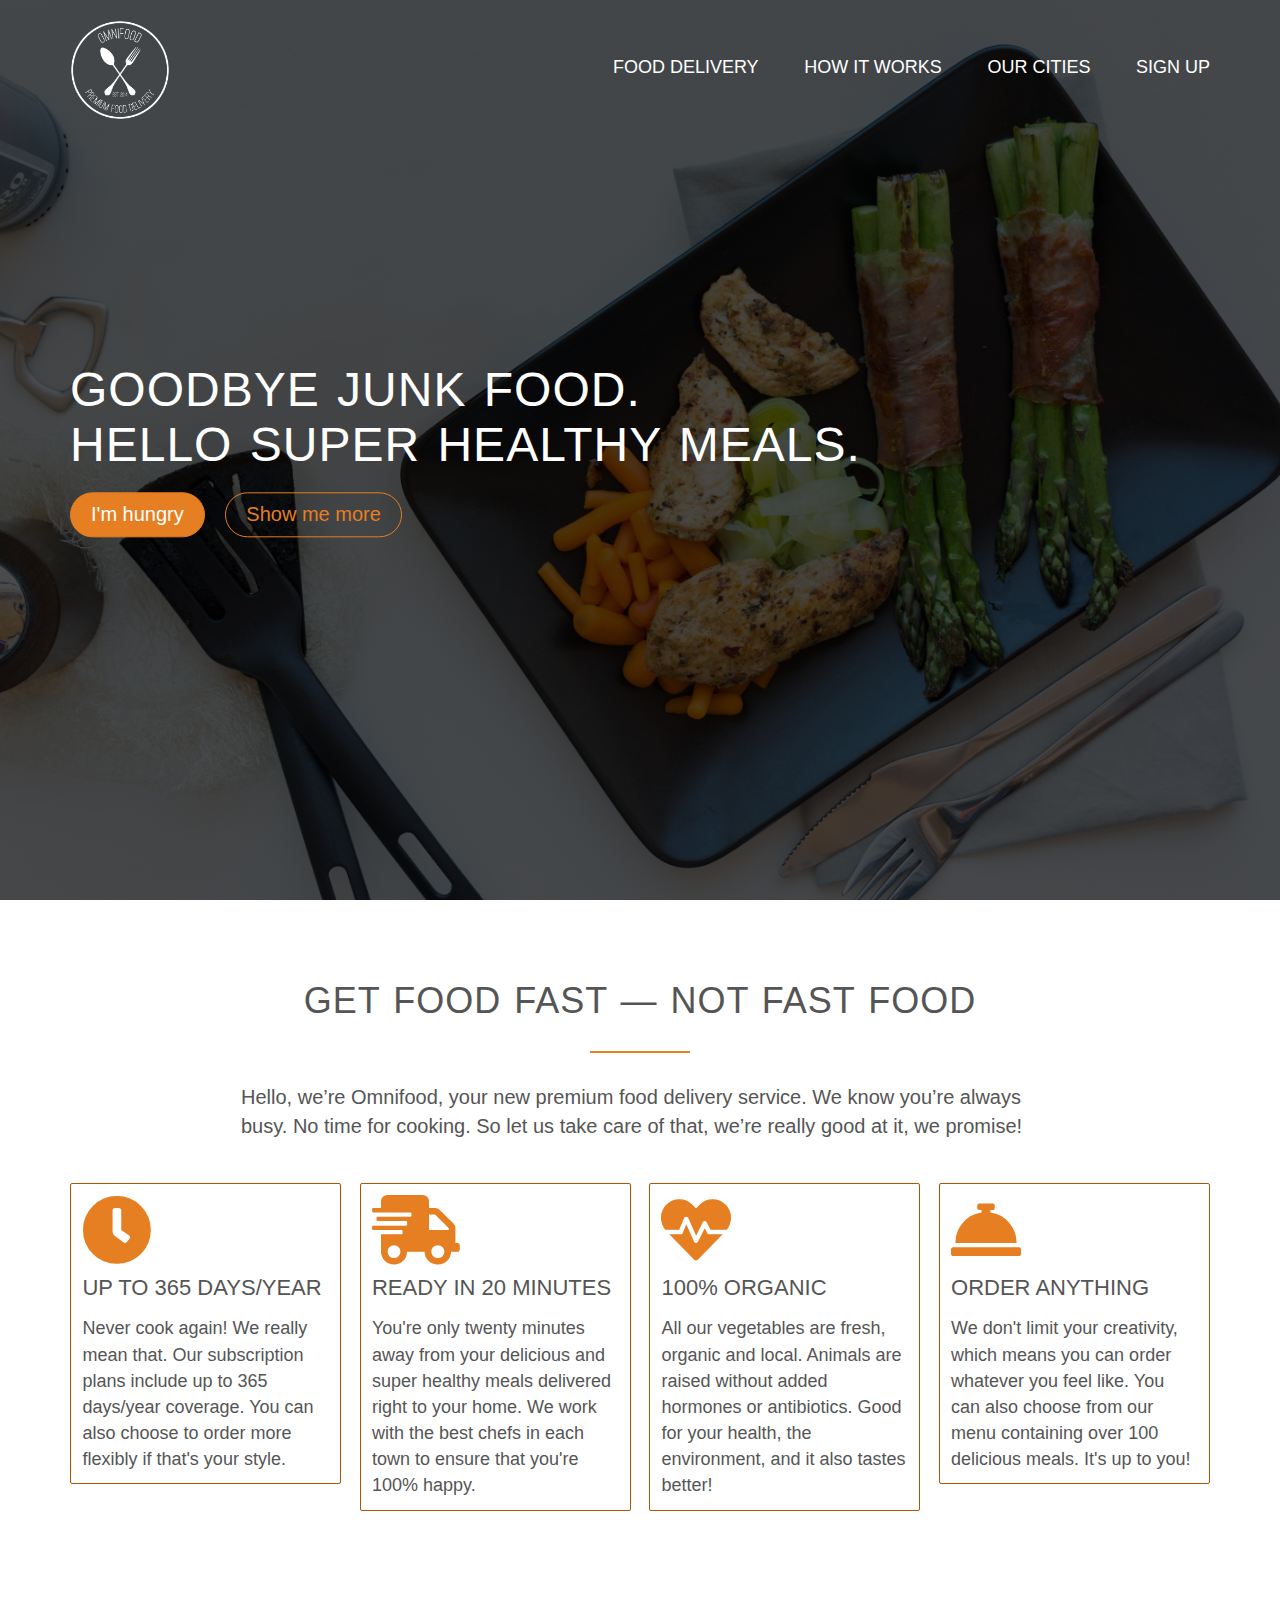
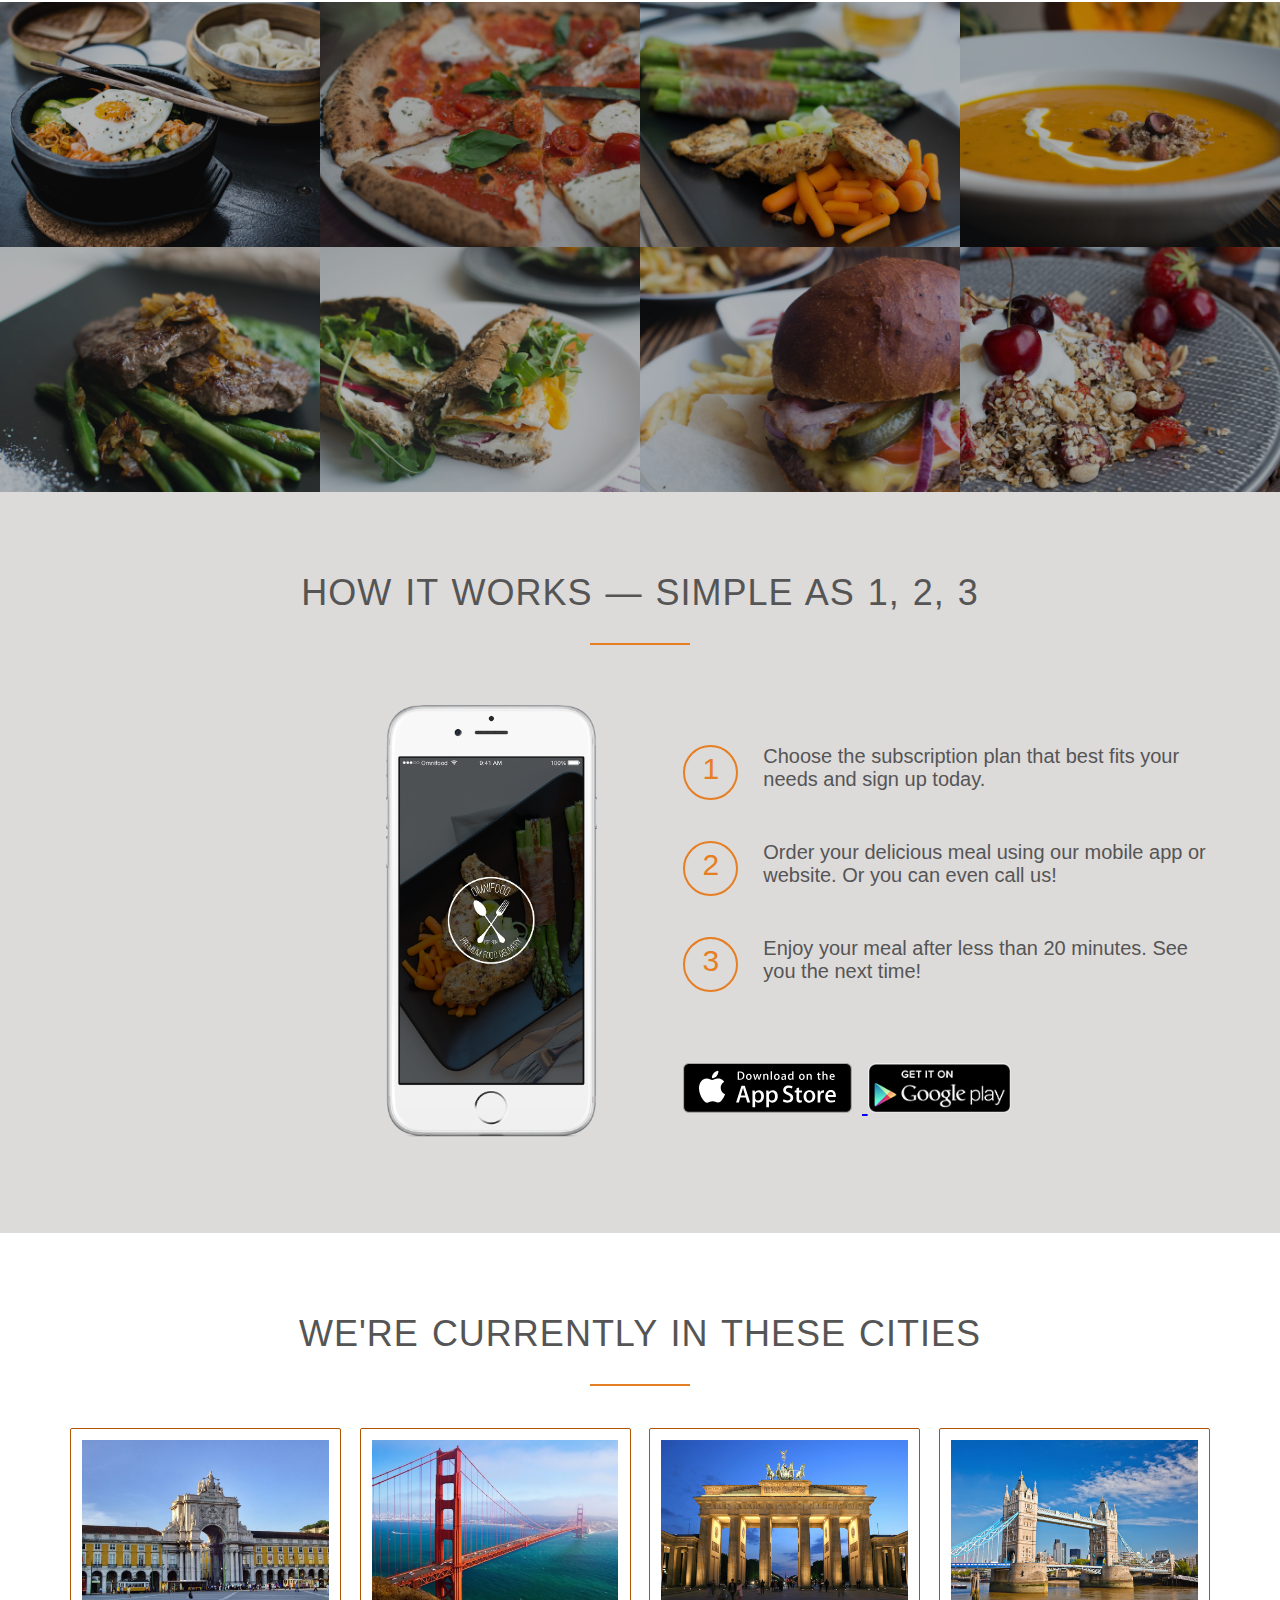
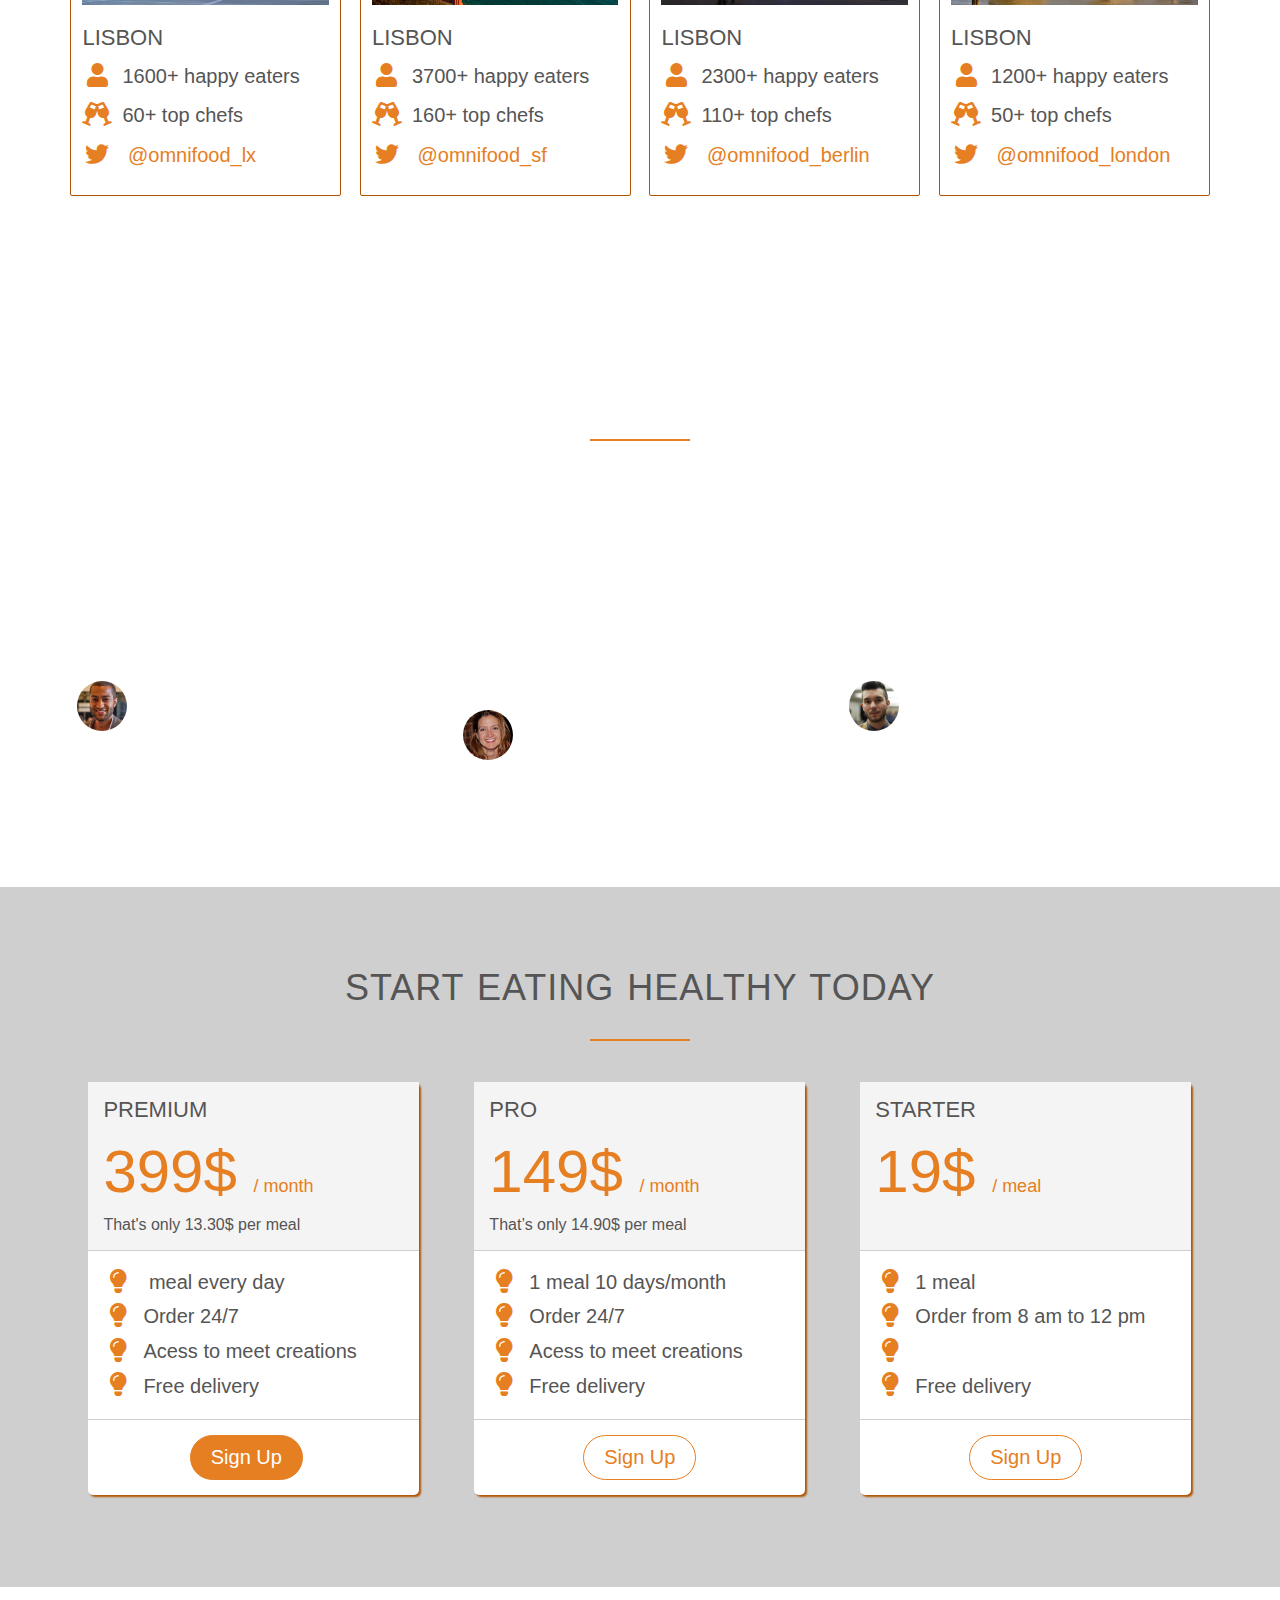
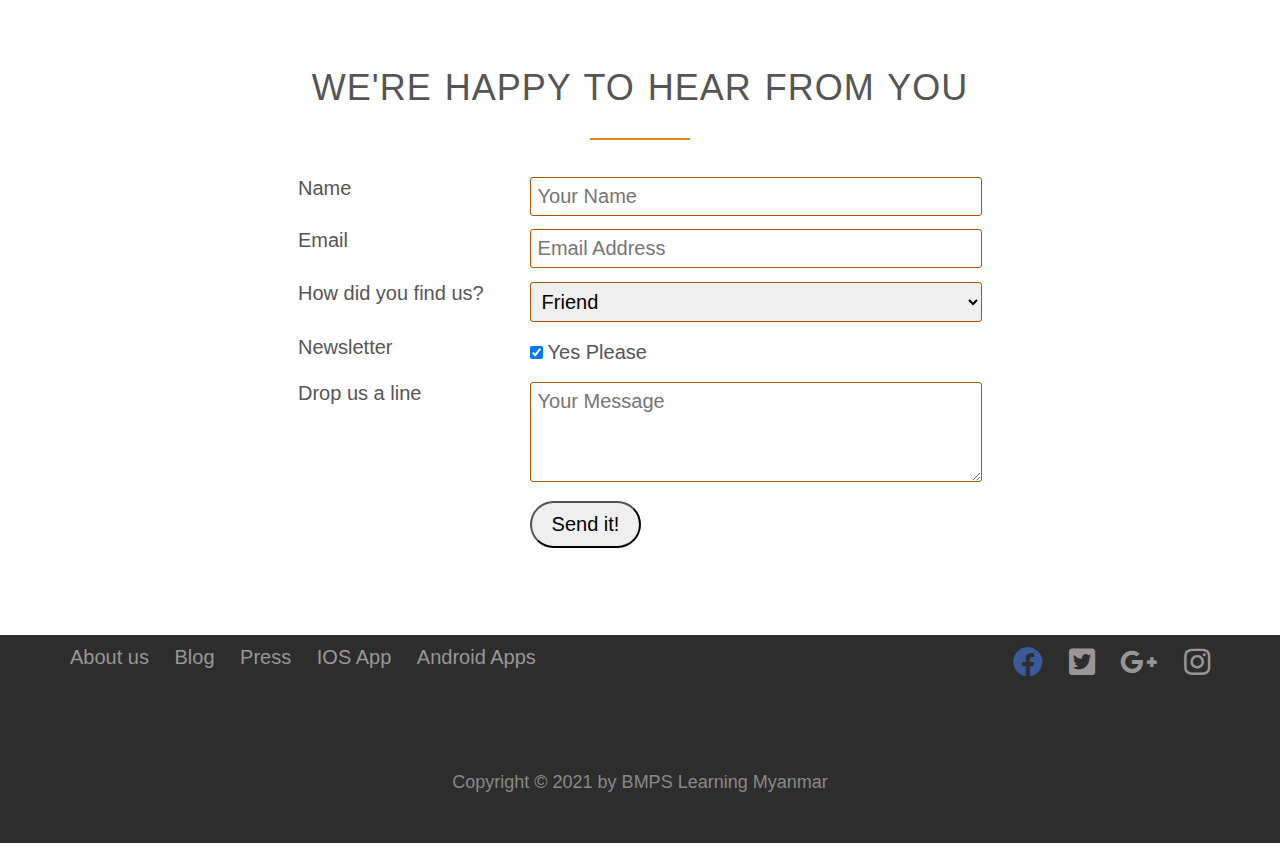
<file: OminiFood_Project_before_auto_prefix/index.html>
<!DOCTYPE html>
<html lang="en">
<head>
    <meta charset="UTF-8">
    <meta http-equiv="X-UA-Compatible" content="IE=edge">
    <meta name="viewport" content="width=device-width, initial-scale=1.0">

    <link rel="stylesheet" href="vendors/css/normalize.css"> 
    <link rel="stylesheet" href="vendors/css/gridbmps.css">
    <link rel="stylesheet" href="vendors/fonts/css/all.css"><!--for fontawesome--> 
    <link rel="stylesheet" href="resources/css/style.css">
    <link rel="stylesheet" href="resources/css/query.css"> <!--responsive file ကို style.css ရဲ့အောက်မာ ချိတ်ရမည် -->
    <title>Omini Food Project</title>
</head>
<body>
<!-- header section  -->
<header>
    <nav>
        <div class="row">
            <img src="resources/img/logo-white.png" class="logo" alt="OmniFood Logo">
            <ul class="main-nav">
                <li><a href="#">food delivery</a></li>
                <li><a href="#">how it works</a></li>
                <li><a href="#">our cities</a></li>
                <li><a href="#">sign up</a></li>
            </ul>
        </div>
    </nav>
    
    
    <div class="hero-text-box">
        <h1>Goodbye junk food.<br/> Hello super healthy meals.</h1>
        <a href="#" class="btn btn-full">I'm hungry</a>
        <a href="#" class="btn btn-ghost">Show me more</a>
    </div>
    
</header>
<!-- / header section  -->
<!-- features section  -->
<section class="section-features clear-fix"> <!--  clear-fix=> float သုံးခြင်းကြောင့် ဖြစ်လာတဲ့ overflow parts တေကို remove လုပ်ရန် -->
    <div class="row">
        <h2>Get food fast &mdash; not fast food</h2>
        <p class="long-para">Hello, we’re Omnifood, your new premium food delivery service. We know you’re always busy. No time for cooking. So let us take care of that, we’re really good at it, we promise!</p>
    </div>
    <div class="row">
        <div class="col span-1-of-4 box">
            <i class="fas fa-clock big-icon"></i>
            <h3>Up to 365 days/year</h3>
            <p>Never cook again! We really mean that. Our subscription plans include up to 365 days/year coverage. You can also choose to order more flexibly if that's your style.</p>
        </div>
        <div class="col span-1-of-4 box">
            <i class="fas fa-shipping-fast big-icon"></i>
            <h3>Ready in 20 minutes</h3>
            <p>You're only twenty minutes away from your delicious and super healthy meals delivered right to your home. We work with the best chefs in each town to ensure that you're 100% happy.</p>
        </div>
        <div class="col span-1-of-4 box">
            <i class="fas fa-heartbeat big-icon"></i>
            <h3>100% organic</h3>
            <p>All our vegetables are fresh, organic and local. Animals are raised without added hormones or antibiotics. Good for your health, the environment, and it also tastes better!</p>
        </div>
        <div class="col span-1-of-4 box">
            <i class="fas fa-concierge-bell big-icon"></i>
            <h3>Order anything</h3>
            <p>We don't limit your creativity, which means you can order whatever you feel like. You can also choose from our menu containing over 100 delicious meals. It's up to you!</p>
        </div>
    </div>
</section>
<!-- /features section  -->
<section class="section-meals">
    <ul class="meal-showcase clear-fix">
        <li>
            <figure class="meal-photo">
                <img src="resources/img/1.jpg" alt="Korean bibimbap with egg and vegetables">
            </figure>
        </li>
        <li>
            <figure class="meal-photo">
                <img src="resources/img/2.jpg" alt="Simple italian pizza with cherry tomatoes">
            </figure>
        </li>
        <li>
            <figure class="meal-photo">
                <img src="resources/img/3.jpg" alt="Chicken breast steak with vegetables">
            </figure>
        </li>
        <li>
            <figure class="meal-photo">
                <img src="resources/img/4.jpg" alt="Autumn pumpkin soup">
            </figure>
        </li>
    </ul>
    <ul class="meal-showcase clear-fix">
        <li>
            <figure class="meal-photo">
                <img src="resources/img/5.jpg" alt="Paleo beef steak with vegetables">
            </figure>
        </li>
        <li>
            <figure class="meal-photo">
                <img src="resources/img/6.jpg" alt="Healthy baguette with egg and vegetables">
            </figure>
        </li>
        <li>
            <figure class="meal-photo">
                <img src="resources/img/7.jpg" alt="Burger with cheddar and bacon">
            </figure>
        </li>
        <li>
            <figure class="meal-photo">
                <img src="resources/img/8.jpg" alt="Granola with cherries and strawberries">
            </figure>
        </li>
    </ul>
</section>
<!-- how it works section  -->
<section class="section-steps"> <!--  clear-fix: only me-->
    <div class="row">
        <h2>How it works &mdash; Simple as 1, 2, 3</h2>
    </div>
    <div class="row clear-fix">
        <div class="col span-1-of-2 steps-box">
            <img src="resources/img/app-iPhone.png" alt="Omnifood App in iPhone" class="app-screen">
        </div>
        <div class="col span-1-of-2 steps-box">
            <div class="works-step">
                <div>1</div>
                <p>Choose the subscription plan that best fits your needs and sign up today.</p>
            </div>
            <div class="works-step">
                <div>2</div>
                <p>Order your delicious meal using our mobile app or website. Or you can even call us!</p>
            </div>
            <div class="works-step">
                <div>3</div>
                <p>Enjoy your meal after less than 20 minutes. See you the next time!</p>
            </div>
            <a href="#" class="btn-app">
                <img src="resources/img/download-app.svg" alt="App Store Button">
            </a>
            <a href="#" class="btn-app">
                <img src="resources/img/download-app-android.png" alt="Play Store Button">
            </a>
        </div>
    </div>
</section>
<!-- city section -->
<section class="section-cities">
    <div class="row">
        <h2>We're currently in these cities</h2>
    </div>
    <div class="row clear-fix">
        <div class="col span-1-of-4 box">
            <img src="resources/img/lisbon-3.jpg" alt="Lisbon">
            <h3>Lisbon</h3>
            <div class="city-feature"><i class="fas fa-user icon-small"></i>1600+ happy eaters</div>
            <div class="city-feature"><i class="fas fa-glass-cheers icon-small"></i>60+ top chefs</div>
            <div class="city-feature">
                <i class="fab fa-twitter icon-small"></i>
                <a href="#" class="city-twitter">@omnifood_lx</a>
            </div>
        </div>
        <div class="col span-1-of-4 box">
            <img src="resources/img/san-francisco.jpg" alt="San Francisco">
            <h3>Lisbon</h3>
            <div class="city-feature"><i class="fas fa-user icon-small"></i>3700+ happy eaters</div>
            <div class="city-feature"><i class="fas fa-glass-cheers icon-small"></i>160+ top chefs</div>
            <div class="city-feature">
                <i class="fab fa-twitter icon-small"></i>
                <a href="#" class="city-twitter">@omnifood_sf</a>
            </div>
        </div>
        <div class="col span-1-of-4 box">
            <img src="resources/img/berlin.jpg" alt="Berlin">
            <h3>Lisbon</h3>
            <div class="city-feature"><i class="fas fa-user icon-small"></i>2300+ happy eaters</div>
            <div class="city-feature"><i class="fas fa-glass-cheers icon-small"></i>110+ top chefs</div>
            <div class="city-feature">
                <i class="fab fa-twitter icon-small"></i>
                <a href="#" class="city-twitter">@omnifood_berlin</a>
            </div>
        </div>
        <div class="col span-1-of-4 box">
            <img src="resources/img/london.jpg" alt="London">
            <h3>Lisbon</h3>
            <div class="city-feature"><i class="fas fa-user icon-small"></i>1200+ happy eaters</div>
            <div class="city-feature"><i class="fas fa-glass-cheers icon-small"></i>50+ top chefs</div>
            <div class="city-feature">
                <i class="fab fa-twitter icon-small"></i>
                <a href="#" class="city-twitter">@omnifood_london</a>
            </div>
        </div>
    </div>
</section>

<!-- testimonials section  -->
<section class="section-testimonials">
    <div class="row">
        <h2>Our customers can't live without us</h2>
    </div>
    <div class="row clear-fix">
        <div class="col span-1-of-3">
            <blockquote>
                Omnifood is just awesome! I just launched a startup which leaves me with no time for cooking, so Omnifood is a life-saver. Now that I got used to it, I couldn't live without my daily meals!
                <cite><img src="resources/img/customer-1.jpg" alt=""/>Alberto Duncan</cite>
            </blockquote>
        </div>
        <div class="col span-1-of-3">
            <blockquote>
                Inexpensive, healthy and great-tasting meals, delivered right to my home. We have lots of food delivery here in Lisbon, but no one comes even close to Omifood. Me and my family are so in love!
                <cite><img src="resources/img/customer-2.jpg" alt=""/>Joana Silva</cite>
            </blockquote>
        </div>
        <div class="col span-1-of-3">
            <blockquote>
                I was looking for a quick and easy food delivery service in San Franciso. I tried a lot of them and ended up with Omnifood. Best food delivery service in the Bay Area. Keep up the great work!
                <cite><img src="resources/img/customer-3.jpg" alt=""/>Milton Chapman</cite>
            </blockquote>
        </div>
    </div>
</section>
<!-- sign up section  -->
<section class="section-plan">
    <div class="row">
        <h2>Start eating healthy today</h2>
    </div>
    <div class="row clear-fix"> 
        <div class="col span-1-of-3">
            <div class="plan-box">
                <div>
                    <h3>Premium</h3>
                    <p class="plan-price">399$ <span>/ month</span></p>
                    <p class="plan-price-meal">That's only 13.30$ per meal</p>
                </div>
                <div>
                    <ul>
                        <li><i class="fas fa-lightbulb icon-small"></i> meal every day</li>
                        <li><i class="fas fa-lightbulb icon-small"></i>Order 24/7</li>
                        <li><i class="fas fa-lightbulb icon-small"></i>Acess to meet creations</li>
                        <li><i class="fas fa-lightbulb icon-small"></i>Free delivery</li>
                    </ul>
                </div>
                <div>
                    <a href="#" class="btn btn-full">Sign Up</a>
                </div>
            </div>
        </div>
        <div class="col span-1-of-3">
            <div class="plan-box">
                <div>
                    <h3>Pro</h3>
                    <p class="plan-price">149$ <span>/ month</span></p>
                    <p class="plan-price-meal">That’s only 14.90$ per meal</p>
                </div>
                <div>
                    <ul>
                        <li><i class="fas fa-lightbulb icon-small"></i>1 meal 10 days/month</li>
                        <li><i class="fas fa-lightbulb icon-small"></i>Order 24/7</li>
                        <li><i class="fas fa-lightbulb icon-small"></i>Acess to meet creations</li>
                        <li><i class="fas fa-lightbulb icon-small"></i>Free delivery</li>
                    </ul>
                </div>
                <div>
                    <a href="#" class="btn btn-ghost">Sign Up</a>
                </div>
            </div>
        </div>
        <div class="col span-1-of-3">
            <div class="plan-box">
                <div>
                    <h3>Starter</h3>
                    <p class="plan-price">19$ <span>/ meal</span></p>
                    <p class="plan-price-meal">&nbsp;</p>
                </div>
                <div>
                    <ul>
                        <li><i class="fas fa-lightbulb icon-small"></i>1 meal</li>
                        <li><i class="fas fa-lightbulb icon-small"></i>Order from 8 am to 12 pm</li>
                        <li><i class="fas fa-lightbulb icon-small"></i></li>
                        <li><i class="fas fa-lightbulb icon-small"></i>Free delivery</li>
                    </ul>
                </div>
                <div>
                    <a href="#" class="btn btn-ghost">Sign Up</a>
                </div>
            </div>
        </div>
    </div>
</section>
<!-- Contact form section  -->

<section class="section-contact">
    <div class="row">
        <h2>We're happy to hear from you</h2>
    </div>
    <div class="row clear-fix">
        <form action="#" method="post" class="content-form">
            <div class="row">
                <div class="col span-1-of-3">
                    <label for="name">Name</label>
                </div>
                <div class="col span-2-of-3">
                    <input type="text" name="name" id="name" placeholder="Your Name" required />
                </div>
            </div>
            <div class="row">
                <div class="col span-1-of-3">
                    <label for="email">Email</label>
                </div>
                <div class="col span-2-of-3">
                    <input type="email" name="email" id="email" placeholder="Email Address" required />
                </div>
            </div>
            <div class="row">
                <div class="col span-1-of-3">
                    <label for="">How did you find us?</label>
                </div>
                <div class="col span-2-of-3">
                    <select name="find-us" id="find-us">
                        <option value="friend">Friend</option>
                        <option value="search">Search Engine</option>
                        <option value="ad">Advertisement</option>
                        <option value="other">Other</option>
                    </select>
                </div>
            </div>
            <div class="row">
                <div class="col span-1-of-3">
                    <label for="">Newsletter</label>
                </div>
                <div class="col span-2-of-3">
                    <input type="checkbox" name="news" id="news" checked />Yes Please
                </div>
            </div>
            <div class="row">
                <div class="col span-1-of-3">
                    <label for="">Drop us a line</label>
                </div>
                <div class="col span-2-of-3">
                    <textarea name="" id="" cols="30" rows="10" placeholder="Your Message"></textarea>
                </div>
            </div>
            <div class="row">
                <div class="col span-1-of-3">
                    <label for="">&nbsp;</label>
                </div>
                <div class="col span-2-of-3">
                    <input type="submit" value="Send it!" />
                </div>
            </div>
        </form>
    </div>
</section>
<!-- footer section  -->
<footer>
    <div class="row clear-fix">
        <div class="col span-1-of-2">
            <ul class="footer-nav">
                <li>
                    <a href="#">About us</a>
                </li>
                <li>
                    <a href="#">Blog</a>
                </li>
                <li>
                    <a href="#">Press</a>
                </li>
                <li>
                    <a href="#">IOS App</a>
                </li>
                <li>
                    <a href="#">Android Apps</a>
                </li>
            </ul>
        </div>
        <div class="col span-1-of-2">
            <ul class="social-links">
                <li>
                    <a href="#"><i class="fab fa-facebook"></i></a>
                </li>
                <li>
                    <a href="#"><i class="fab fa-twitter-square"></i></a>
                </li>
                <li>
                    <a href="#"><i class="fab fa-google-plus-g"></i></a>
                </li>
                <li>
                    <a href="#"><i class="fab fa-instagram"></i></a>
                </li>
            </ul>
        </div>
    </div>
    <div class="row clear-fix">
        <p>
            Copyright &copy; 2021 by BMPS Learning Myanmar
        </p>
    </div>
</footer>


</body>
</html>
</file>
<file: OminiFood_Project_before_auto_prefix/vendors/css/gridbmps.css>
/*  SECTIONS  ============================================================================= */
.section {
 clear: both;
 padding: 0px;
 margin: 0px;
}
/*  GROUPING  ============================================================================= */
.row {
    zoom: 1; /* For IE 6/7 (trigger hasLayout) */
}
.row:before,
.row:after {
    content:"";
    display:table;
}
.row:after {
    clear:both;
}
/*  GRID COLUMN SETUP   ==================================================================== */
.col {
 display: block;
 float:left;
 margin: 1% 0 1% 1.6%;
}
.col:first-child { margin-left: 0; } /* all browsers except IE6 and lower */
/*  REMOVE MARGINS AS ALL GO FULL WIDTH AT 480 PIXELS */
@media only screen and (max-width: 480px) {
 .col { 
 /*margin: 1% 0 1% 0%;*/
        margin: 0;
 }
}
/*  GRID OF TWO   ============================================================================= */
.span-2-of-2 {
 width: 100%;
}
.span-1-of-2 {
 width: 49.2%;
}
/*  GO FULL WIDTH AT LESS THAN 480 PIXELS */
@media only screen and (max-width: 480px) {
 .span-2-of-2 {
 width: 100%; 
 }
 .span-1-of-2 {
 width: 100%; 
 }
}
/*  GRID OF THREE   ============================================================================= */
.span-3-of-3 {
 width: 100%; 
}
.span-2-of-3 {
 width: 66.13%; 
}
.span-1-of-3 {
 width: 32.26%; 
}
/*  GO FULL WIDTH AT LESS THAN 480 PIXELS */
@media only screen and (max-width: 480px) {
 .span-3-of-3 {
 width: 100%; 
 }
 .span-2-of-3 {
 width: 100%; 
 }
 .span-1-of-3 {
 width: 100%;
 }
}
/*  GRID OF FOUR   ============================================================================= */
.span-4-of-4 {
 width: 100%; 
}
.span-3-of-4 {
 width: 74.6%; 
}
.span-2-of-4 {
 width: 49.2%; 
}
.span-1-of-4 {
 width: 23.8%; 
}
/*  GO FULL WIDTH AT LESS THAN 480 PIXELS */
@media only screen and (max-width: 480px) {
 .span-4-of-4 {
 width: 100%; 
 }
 .span-3-of-4 {
 width: 100%; 
 }
 .span-2-of-4 {
 width: 100%; 
 }
 .span-1-of-4 {
 width: 100%; 
 }
}
/*  GRID OF FIVE   ============================================================================= */
.span-5-of-5 {
 width: 100%;
}
.span-4-of-5 {
   width: 79.68%; 
}
.span-3-of-5 {
   width: 59.36%; 
}
.span-2-of-5 {
   width: 39.04%;
}
.span-1-of-5 {
   width: 18.72%;
}
/*  GO FULL WIDTH AT LESS THAN 480 PIXELS */
@media only screen and (max-width: 480px) {
 .span-5-of-5 {
 width: 100%; 
 }
 .span-4-of-5 {
 width: 100%; 
 }
 .span-3-of-5 {
 width: 100%; 
 }
 .span-2-of-5 {
 width: 100%; 
 }
 .span-1-of-5 {
 width: 100%; 
 }
}
/*  GRID OF SIX   ============================================================================= */
.span-6-of-6 {
 width: 100%;
}
.span-5-of-6 {
   width: 83.06%;
}
.span-4-of-6 {
   width: 66.13%;
}
.span-3-of-6 {
   width: 49.2%;
}
.span-2-of-6 {
   width: 32.26%;
}
.span-1-of-6 {
   width: 15.33%;
}
/*  GO FULL WIDTH AT LESS THAN 480 PIXELS */
@media only screen and (max-width: 480px) {
 .span-6-of-6 {
 width: 100%; 
 }
 .span-5-of-6 {
 width: 100%; 
 }
 .span-4-of-6 {
 width: 100%; 
 }
 .span-3-of-6 {
 width: 100%; 
 }
 .span-2-of-6 {
 width: 100%; 
 }
 .span-1-of-6 {
 width: 100%; 
 }
}
/*  GRID OF SEVEN   ============================================================================= */
.span-7-of-7 {
 width: 100%;
}
.span-6-of-7 {
 width: 85.48%;
}
.span-5-of-7 {
   width: 70.97%;
}
.span-4-of-7 {
   width: 56.45%;
}
.span-3-of-7 {
   width: 41.94%;
}
.span-2-of-7 {
   width: 27.42%;
}
.span-1-of-7 {
   width: 12.91%;
}
/*  GO FULL WIDTH AT LESS THAN 480 PIXELS */
@media only screen and (max-width: 480px) {
 .span-7-of-7 {
 width: 100%; 
 }
 .span-6-of-7 {
 width: 100%; 
 }
 .span-5-of-7 {
 width: 100%; 
 }
 .span-4-of-7 {
 width: 100%; 
 }
 .span-3-of-7 {
 width: 100%; 
 }
 .span-2-of-7 {
 width: 100%; 
 }
 .span-1-of-7 {
 width: 100%; 
 }
}
/*  GRID OF EIGHT   ============================================================================= */
.span-8-of-8 {
 width: 100%;
}
.span-7-of-8 {
 width: 87.3%; 
}
.span-6-of-8 {
 width: 74.6%; 
}
.span-5-of-8 {
 width: 61.9%; 
}
.span-4-of-8 {
 width: 49.2%; 
}
.span-3-of-8 {
 width: 36.5%;
}
.span-2-of-8 {
 width: 23.8%; 
}
.span-1-of-8 {
 width: 11.1%; 
}
/*  GO FULL WIDTH AT LESS THAN 480 PIXELS */
@media only screen and (max-width: 480px) {
 .span-8-of-8 {
 width: 100%; 
 }
 .span-7-of-8 {
 width: 100%; 
 }
 .span-6-of-8 {
 width: 100%; 
 }
 .span-5-of-8 {
 width: 100%; 
 }
 .span-4-of-8 {
 width: 100%; 
 }
 .span-3-of-8 {
 width: 100%; 
 }
 .span-2-of-8 {
 width: 100%; 
 }
 .span-1-of-8 {
 width: 100%; 
 }
}
/*  GRID OF NINE   ============================================================================= */
.span-9-of-9 {
 width: 100%;
}
.span-8-of-9 {
 width: 88.71%;
}
.span-7-of-9 {
 width: 77.42%; 
}
.span-6-of-9 {
 width: 66.13%; 
}
.span-5-of-9 {
 width: 54.84%; 
}
.span-4-of-9 {
 width: 43.55%; 
}
.span-3-of-9 {
 width: 32.26%;
}
.span-2-of-9 {
 width: 20.97%; 
}
.span-1-of-9 {
 width: 9.68%; 
}
/*  GO FULL WIDTH AT LESS THAN 480 PIXELS */
@media only screen and (max-width: 480px) {
 .span-9-of-9 {
 width: 100%; 
 }
 .span-8-of-9 {
 width: 100%; 
 }
 .span-7-of-9 {
 width: 100%; 
 }
 .span-6-of-9 {
 width: 100%; 
 }
 .span-5-of-9 {
 width: 100%; 
 }
 .span-4-of-9 {
 width: 100%; 
 }
 .span-3-of-9 {
 width: 100%; 
 }
 .span-2-of-9 {
 width: 100%; 
 }
 .span-1-of-9 {
 width: 100%; 
 }
}
/*  GRID OF TEN   ============================================================================= */
.span-10-of-10 {
 width: 100%;
}
.span-9-of-10 {
 width: 89.84%;
}
.span-8-of-10 {
 width: 79.68%;
}
.span-7-of-10 {
 width: 69.52%; 
}
.span-6-of-10 {
 width: 59.36%; 
}
.span-5-of-10 {
 width: 49.2%; 
}
.span-4-of-10 {
 width: 39.04%; 
}
.span-3-of-10 {
 width: 28.88%;
}
.span-2-of-10 {
 width: 18.72%; 
}
.span-1-of-10 {
 width: 8.56%; 
}
/*  GO FULL WIDTH AT LESS THAN 480 PIXELS */
@media only screen and (max-width: 480px) {
 .span-10-of-10 {
 width: 100%; 
 }
 .span-9-of-10 {
 width: 100%; 
 }
 .span-8-of-10 {
 width: 100%; 
 }
 .span-7-of-10 {
 width: 100%; 
 }
 .span-6-of-10 {
 width: 100%; 
 }
 .span-5-of-10 {
 width: 100%; 
 }
 .span-4-of-10 {
 width: 100%; 
 }
 .span-3-of-10 {
 width: 100%; 
 }
 .span-2-of-10 {
 width: 100%; 
 }
 .span-1-of-10 {
 width: 100%; 
 }
}
/*  GRID OF ELEVEN   ============================================================================= */
.span-11-of-11 {
 width: 100%;
}
.span-10-of-11 {
 width: 90.76%;
}
.span-9-of-11 {
 width: 81.52%;
}
.span-8-of-11 {
 width: 72.29%;
}
.span-7-of-11 {
 width: 63.05%; 
}
.span-6-of-11 {
 width: 53.81%; 
}
.span-5-of-11 {
 width: 44.58%; 
}
.span-4-of-11 {
 width: 35.34%; 
}
.span-3-of-11 {
 width: 26.1%;
}
.span-2-of-11 {
 width: 16.87%; 
}
.span-1-of-11 {
 width: 7.63%; 
}
/*  GO FULL WIDTH AT LESS THAN 480 PIXELS */
@media only screen and (max-width: 480px) {
 .span-11-of-11 {
 width: 100%; 
 }
 .span-10-of-11 {
 width: 100%; 
 }
 .span-9-of-11 {
 width: 100%; 
 }
 .span-8-of-11 {
 width: 100%; 
 }
 .span-7-of-11 {
 width: 100%; 
 }
 .span-6-of-11 {
 width: 100%; 
 }
 .span-5-of-11 {
 width: 100%; 
 }
 .span-4-of-11 {
 width: 100%; 
 }
 .span-3-of-11 {
 width: 100%; 
 }
 .span-2-of-11 {
 width: 100%; 
 }
 .span-1-of-11 {
 width: 100%; 
 }
}
/*  GRID OF TWELVE   ============================================================================= */
.span-12-of-12 {
 width: 100%;
}
.span-11-of-12 {
 width: 91.53%;
}
.span-10-of-12 {
 width: 83.06%;
}
.span-9-of-12 {
 width: 74.6%;
}
.span-8-of-12 {
 width: 66.13%;
}
.span-7-of-12 {
 width: 57.66%; 
}
.span-6-of-12 {
 width: 49.2%; 
}
.span-5-of-12 {
 width: 40.73%; 
}
.span-4-of-12 {
 width: 32.26%; 
}
.span-3-of-12 {
 width: 23.8%;
}
.span-2-of-12 {
 width: 15.33%; 
}
.span-1-of-12 {
 width: 6.86%; 
}
/*  GO FULL WIDTH AT LESS THAN 480 PIXELS */
@media only screen and (max-width: 480px) {
 .span-12-of-12 {
 width: 100%; 
 }
 .span-11-of-12 {
 width: 100%; 
 }
 .span-10-of-12 {
 width: 100%; 
 }
 .span-9-of-12 {
 width: 100%; 
 }
 .span-8-of-12 {
 width: 100%; 
 }
 .span-7-of-12 {
 width: 100%; 
 }
 .span-6-of-12 {
 width: 100%; 
 }
 .span-5-of-12 {
 width: 100%; 
 }
 .span-4-of-12 {
 width: 100%; 
 }
 .span-3-of-12 {
 width: 100%; 
 }
 .span-2-of-12 {
 width: 100%; 
 }
 .span-1-of-12 {
 width: 100%; 
 }
}
</file>
<file: OminiFood_Project_before_auto_prefix/resources/css/style.css>
/* basic setup */
* {
    box-sizing: border-box;
    margin: 0;
    padding: 0;
}

html {
    background-color: #fff;
    color: #555;
    font-family: sans-serif;
    font-weight: 300;
    font-size: 20px;
    text-rendering: optimizeLegibility;
    overflow-x: hidden; 
}

 /* clear-fix -> why?->float သုံးခြင်းကြောင့် ဖြစ်လာတဲ့ overflow parts တေကို remove လုပ်ရန်  */
  /* float သုံးထားတဲ့ elmements တိုင်းကို clear-fix class ထည့်ပေးရမည်  */
.clear-fix {
    zoom: 1;
}

.clear-fix:after {
    content: ".";
    clear: both;
    display: block;
    height: 0;
    visibility: hidden;
}

/* reusable components */


    /* #af5404 ,  #e67e22 */


.row {
    max-width: 1140px;
    margin: 0 auto;
}

section {
    padding: 80px 0;
}

.long-para {
    line-height: 145%;
    width: 70%;
    margin-left: 15%;
}

.box {
    padding: 1%;
    border: 1px solid #af5404;
    border-radius: 2px;
}

.box p {
    font-size: 90%;
    line-height: 145%;
}

.big-icon {
    font-size: 350%;
    display: block;
    color: #e67e22;
    margin-bottom: 10px;
}

/* heading  */
h1,
h2,
h3 {
    font-weight: 300; 
    text-transform: uppercase;
    /* letter-spacing: 1px; not use common...*/
}

h1 {
    margin-top: 0; /*to remove browser auto margin on h1 element */
    margin-bottom: 20px;
    color:#fff;
    font-size: 240%; /*caculate on 20px*/
    word-spacing: 3px;
    letter-spacing: 1px;
}

h2 {
    text-align: center; /*for content*/
    margin-bottom: 30px;
    word-spacing: 2px;
    font-size: 180%;
    letter-spacing: 1px;
}

h2::after {
    content: " ";
    display: block;
    width: 100px;
    height: 2px;
    margin: 0 auto; /*for element*/
    background-color: #e67e22;
    margin-top: 30px;
}

h3 {
    font-size: 110%;
    margin-bottom: 15px;
}

/* button group */
.btn:link,
.btn:visited,
input[type=submit] {
    display: inline-block;
    padding: 10px 20px;
    font-weight: 300;
    text-decoration: none;
    border-radius: 200px;
    transition: all .2s linear;
    
}

.btn:hover,
.btn:active {
    background-color: #af5404;
}

.btn-full:link,
.btn-full:visited {
    background-color: #e67e22;
    border: 1px solid #e67e22;
    color: #fff;
    margin-right: 15px;
}

.btn-full:hover,
.btn-full:active {
    border: 1px solid #af5404;
    background-color: #af5404;
}

.btn-ghost:link,
.btn-ghost:visited {
    border: 1px solid #e67e22;
    color: #e67e22;
}

.btn-ghost:hover,
.btn-ghost:active {
    border: 1px solid #af5404;
    color: #fff;
}

/* header section starts */
header {
    background-image: linear-gradient(rgba(0,0,0,.7),rgba(0,0,0,.7)), url(img/hero.jpg);
    background-size: cover;
    background-position: center;
    height: 100vh;
    background-attachment: fixed;
}

.hero-text-box  {
    width: 1140px;
    position: absolute;
    top: 50%;
    left: 50%;
    transform: translate(-50%,-50%); /*translate(x,y)*/
}

.logo {
    height: 100px;
    width: auto;
    float: left; /* left ကနေစပြီး position ယူမယ် */
    margin-top: 20px;
}

.main-nav {
    float: right; /* right ကနေစပြီး position ယူမယ် */
    list-style: none;
    margin-top: 55px;
}

.main-nav li {
    display: inline-block;
    margin-left: 40px;
}

.main-nav li a:link,
.main-nav li a:visited {
    color: #fff;
    text-decoration: none;
    text-transform: uppercase;
    font-size: 90%;
    border-bottom: 2px solid transparent;
    transition: all .2s;
    padding: 1px 0px;
}

.main-nav li a:hover,
.main-nav li a:active {
    border-bottom: 2px solid #af5404;
}
/* header section ends */
/* features section starts  */
.section-features .long-para {
    margin-bottom: 30px;
}
/* features section ends  */
/* meal section starts  */

.section-meals {
    padding: 0;
}

.meal-showcase {
    width: 100%;
    list-style: none;
}

.meal-showcase li {
    display: block;
    float: left;
    width: 25%;
}

.meal-photo {
    margin: 0; /* why? normalize.css*/
    width: 100%;
    overflow: hidden;
    background-color: #000;
}

.meal-photo  img {
    opacity: 70%;
    width: 100%;
    height: auto;
    transform: scale(1.15);
    transition: transform .5s, opacity .5s, scale .5s;
}

.meal-photo img:hover {
    transform: scale(1.11);
    opacity: 1;
}
 /* meal section ends  */
/* how it works section starts  */
.section-steps {
    background-color: #dddada;
}


.steps-box:first-child {
    margin-top: 30px;
    text-align: right;
    padding-right: 3%;
}

.steps-box:last-child {
    margin-top: 70px;
    padding-left: 3%;
}

.app-screen {
    width: 40%;
}

.works-step {
    margin-bottom: 50px;
}

.works-step div {
    display: inline-block;
    color: #e67e22;
    border: 2px solid #e67e22;
    width: 55px;
    height: 55px;
    border-radius: 50%;
    text-align: center;
    padding: 5px;
    font-size: 150%;
    float: left; /* not error */
    margin-right: 25px;
}

.btn-app img {
    height: 50px;
    width: auto;
    margin-right: 10px;
}

.works-step:last-of-type {
    /* third element*/
    margin-bottom: 80px;
}
/* how it works section ends  */
/* cities section starts  */
.box img {
    width: 100%;
    height: auto;
    margin-bottom: 15px;
}

.city-feature {
    margin-bottom: 15px;
}

.icon-small {
    color: #e67e22;
    display: inline-block;
    text-align: center;
    font-size: 120%;
    width: 30px;
    line-height: 120%; /* line-height သုံးမယ်ဆိုရင် value ကို မူလ element size value ( font-size: 120% )ကို ပြန်သုံးရမယ်  */
    vertical-align: middle;
    margin-top: -5px;

    margin-right: 10px;
}

.city-twitter:link,
.city-twitter:visited {
    text-decoration: none;
    color: #e67e22;
    padding-bottom: 2px;
    border-bottom: 1px solid transparent;
    transition: border-bottom .2s, color .2s;
}

.city-twitter:hover,
.city-twitter:active {
    color: #000;
    border-bottom: 1px solid #e67e22 ;
}
/* cities section ends  */
/* testimonials section starts  */
.section-testimonials {
    background-image: linear-gradient(rgba(0,0,0,.7),rgba(0,0,0,.7)), url(img/back-customers.jpg);
    background-size: cover;
    color: #fff;
    background-attachment: fixed;
}

blockquote {
    font-style: italic;
    padding: 2%;
    line-height: 145%;
}

blockquote:before {
    content: open-quote;/* open-quote သုံးမယ်ဆိုရင် close-quote ပါတွဲသုံးပေးရမည် */
    font-size: 400%;
}

blockquote:after {
    content: close-quote;
    color: transparent;
    height: 0;
}

cite {
    font-size: 90%;
    margin-top: 25px;
    display: block;
}

cite img {
    height: 50px;
    border-radius: 50%;
    margin-right: 10px;
    vertical-align: middle;
}

/* sign up section starts  */
.section-plan {
    background: #cfcfcf;
}

.plan-box {
    background-color: #fff;
    border-radius: 5px;
    width: 90%;
    margin-left: 5%;
    box-shadow: 2px 2px 2px #af5404; /* box-shadow: x y blur color; */
}

.plan-box div {
    padding: 15px;
    border-bottom: 1px solid #cfcfcf;
}

.plan-price {
    font-size: 300%;
    margin-bottom: 10px;
    font-weight: 100;
    color: #e67e22;
}

.plan-price span {
    font-size: 30%; /* calulate on its parent element size (plan-price:font-size: 300%)*/
    font-weight: 300;
}

.plan-price-meal {
    font-size: 80%;
}

.plan-box ul {
    list-style: none;
}

.plan-box ul li {
    padding: 5px 0;
}

.plan-box div:first-child {
    background-color: #f5f4f4;
}

.plan-box div:last-child {
    text-align: center;
    border: 0;
}
 /* sign up section ends  */
/* form section starts  */

.content-form {
    width: 60%;
    margin: 0 auto; /* not content ,it's element. use marign:0 auto */
}

input[type=text],
input[type=email],
select,
textarea {
    width: 100%;
    padding: 7px;
    border-radius: 3px;
    border: 1px solid #af5404;
}

textarea {
    height: 100px;
}

input[type=checkbox] {
    margin: 10px 5px 10px 0;
}

*:focus {
    outline: none;
}

/* form section ends */
/* footer section starts  */

footer {
    background-color: rgba(0, 0, 0, 0.822);
}

.footer-nav {
    list-style: none;
    float: left;
}

.social-links {
    list-style: none;
    float: right;
}

.footer-nav li,
.social-links li {
    display: inline-block;
    margin-right: 20px;
}

.footer-nav li:last-child,
.social-links li:last-child {
    margin-right: 0;
}

.footer-nav li a:link ,
.footer-nav li a:visited,
.social-links li a:link ,
.social-links li a:visited {
    text-decoration: none;
    border-bottom: 0;
    color: #999696;
}

.footer-nav li a:hover ,
.footer-nav li a:active,
.social-links li a:hover ,
.social-links li a:active {
    color: #fff;
}

.social-links li a {
    font-size: 150%;
}

.social-links li a .fa-facebook {
    color: #3b5998;
}

footer p {
    text-align: center;
    color: #888;
    font-size: 90%;
    margin-top: 30px;
    padding: 50px;
}

/* footer section ends  */
</file>
<file: OminiFood_Project_before_auto_prefix/resources/css/query.css>
/* from 1024 to 1200px  */
@media only screen and (max-width: 1200px) {
    .row {
        padding: 0 2%;
    }

    .hero-text-box {
        width: 100%;
        padding: 0 2%;
    }

    .long-para {
        width: 80%;
        margin-left: 10%;
    }

}

/* small tablet and big tablet from 768 to 1023px  */
@media only screen and (max-width: 1023px) {
    html {
        font-size: 18px;
    }
    section {
        padding: 60px 0;
    }
    .steps-box:first-child {
        margin-top: 10px;
    }
    .steps-box:last-child {
        margin-top: 10px;
    }
    .works-step {
        margin-bottom: 40px;
    }
    .works-step:last-of-type {
        margin-bottom: 60px;
    }
    .app-screen {
        width: 50%;
    }
    .icon-small {
        width: 20px;
        margin-right: 3px;
    }
    .city-feature {
        font-size: 90%;
    }

    .plan-box {
        width: 100%;
        margin-left: 0;
    }

    .plan-price {
        font-size: 250%;
    }

    .content-form {
        width: 80%;
    }
}

/* small phone and small tablet from 481 to 767x  */
@media only screen and (max-width: 767px) {
    body {
        font-size: 16px;
    }

    section {
        padding: 30px 0;
    }

    .row,
    .hero-text-box {
        padding: 0 4%;
    }

    .col {
        width: 100%;
        margin: 0 0 4% 0; /* why? grid css*/
    }

    .main-nav {
        display: none;
    }

    .long-para {
        width: 100%;
        margin-left: 0;
    }

    h1 {
        font-size: 180%;
    }

    h2 {
        font-size: 150%;
    }

    .works-step div {
        width: 40px;
        height: 40px;
        padding: 5px;
        margin-left: 4px;
    }

    .works-step {
        margin-bottom: 20px;
    }

    .works-step:last-of-type {
        margin-bottom: 20px;
    }

    .steps-box:first-child {
        text-align: center;
    }

    .app-screen {
        width: 40%;
    }
}

/* small phone from 0 to 480px  */
@media only screen and (max-width: 480px) {
section {
    padding: 25px 0;
}

.content-form {
    width: 100%;
}
}
</file>
